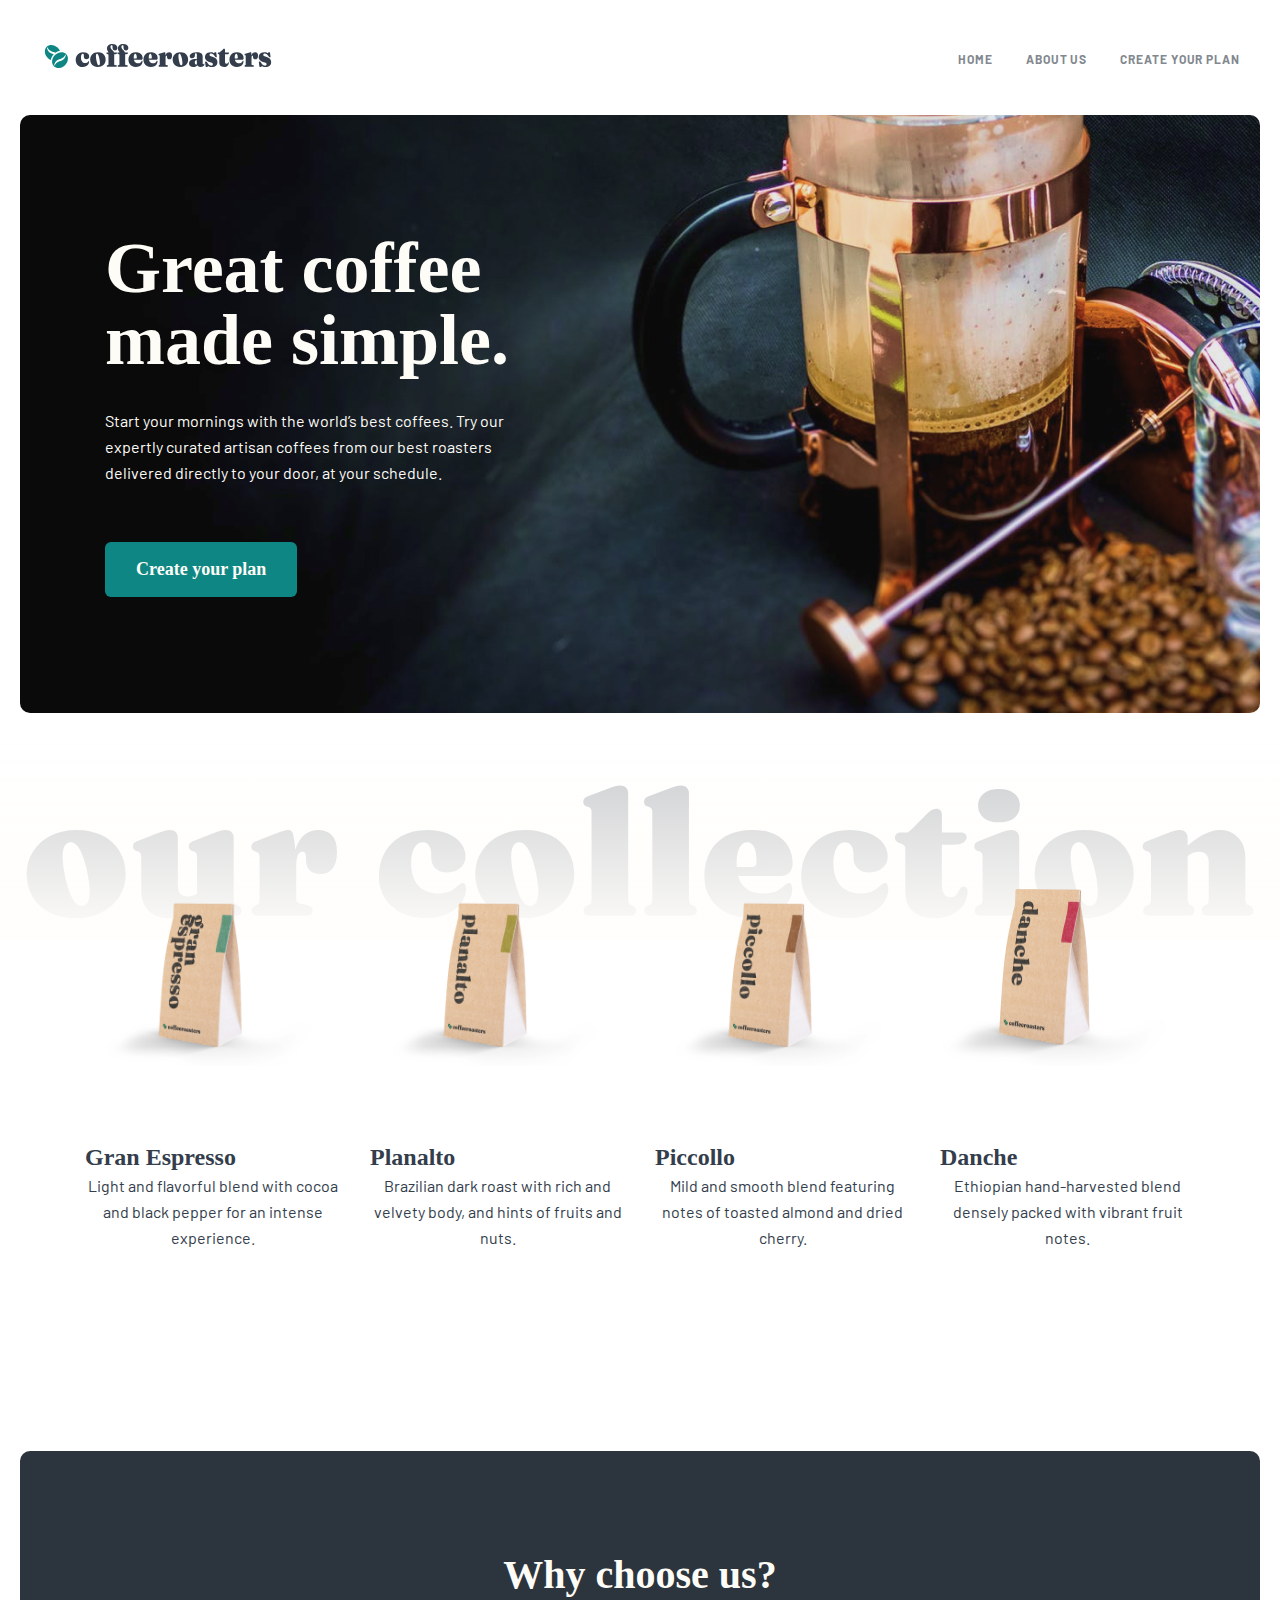
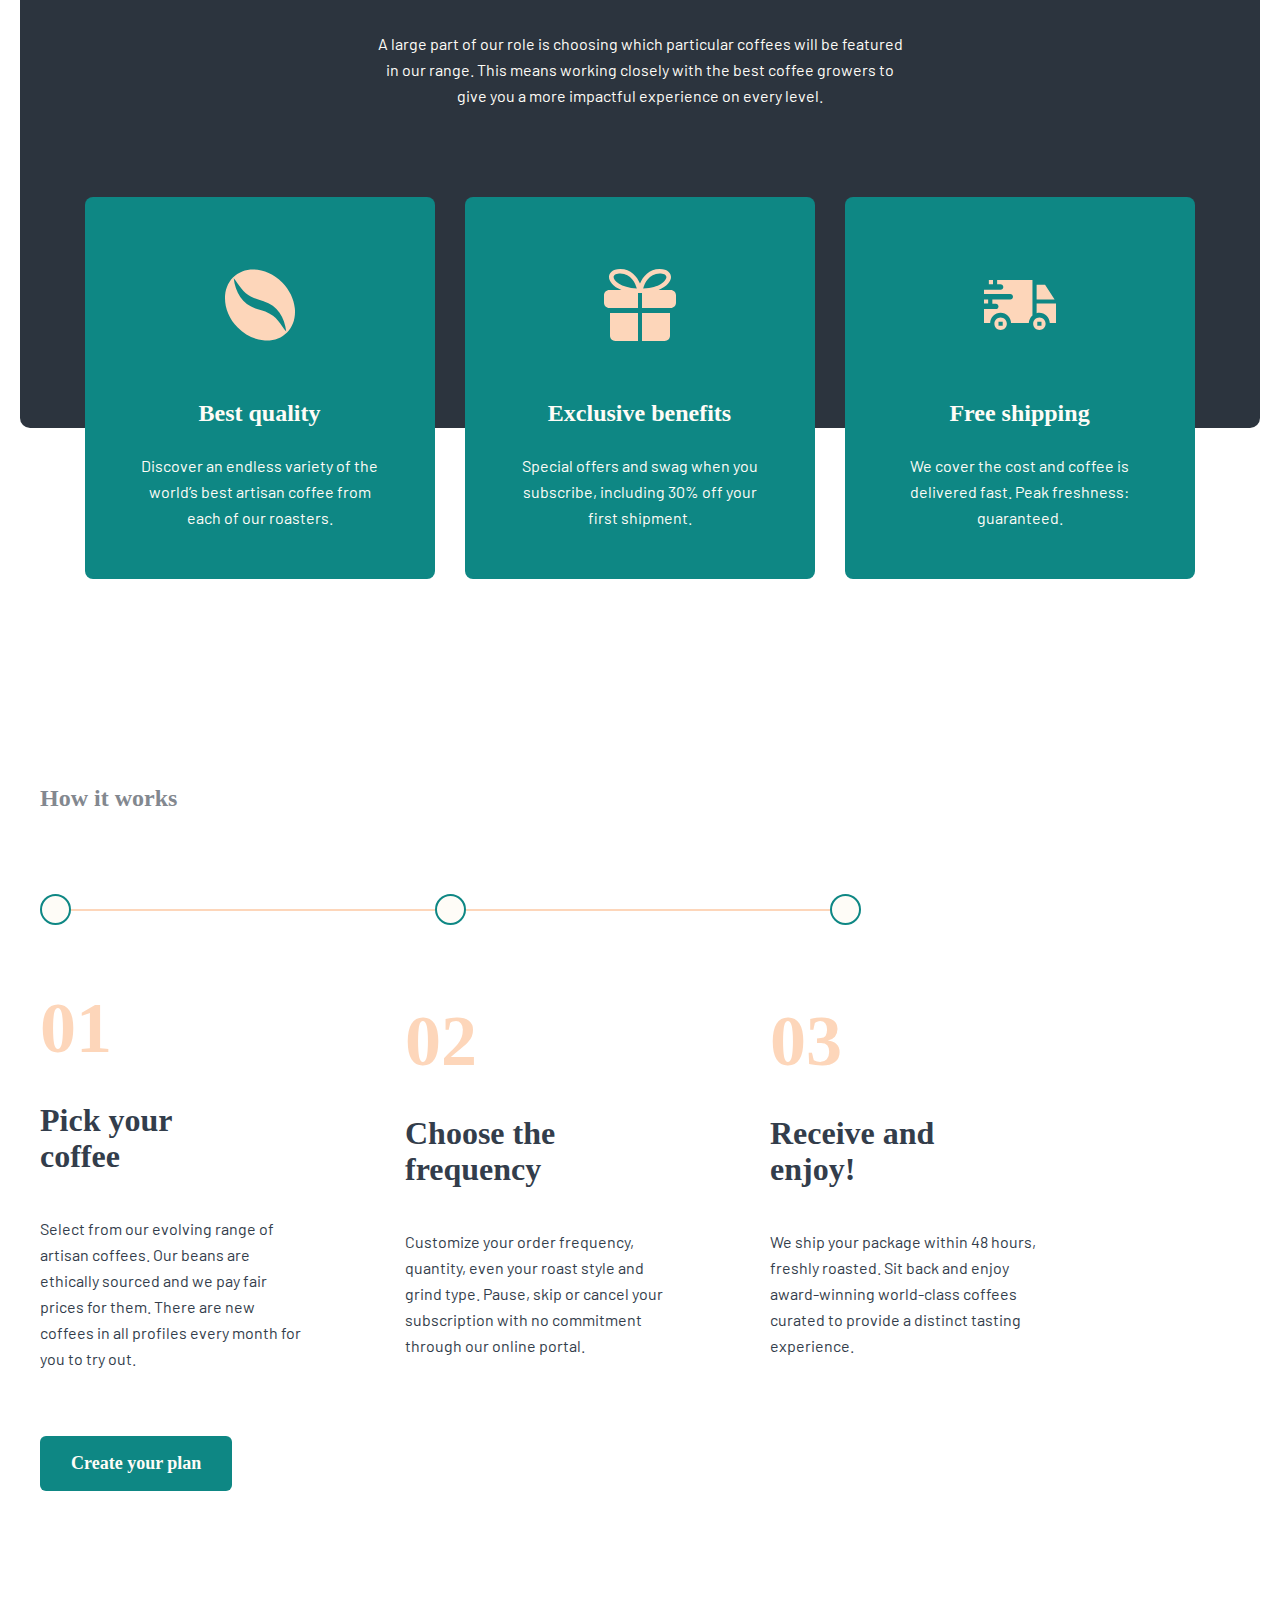
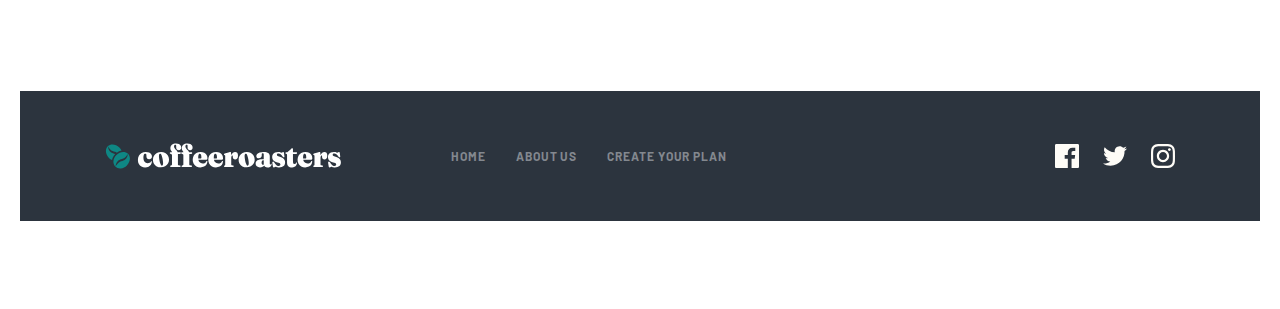
<file: index.html>
<!DOCTYPE html>
<html lang="en">

<head>
    <meta charset="UTF-8">
    <meta name="viewport" content="width=device-width, initial-scale=1.0">
    <title>Coffee-Soaters</title>
    <link rel="stylesheet" href="./css/mein.css">
    <link rel="icon" href="./assets/icons/site-icon.svg">
</head>

<body>

    <!-- header start -->
    <header class="header">
        <div class="container header-box">
            <a href="./index.html"><img src="./assets/svg/header-logo.svg" alt="header-logo" width="236" height="26"
                    class="header-logo"></a>
            <ul class="header-list">
                <li>
                    <a href="./index.html" class="header-link">home</a>
                </li>
                <li>
                    <a href="#" class="header-link">about us</a>
                </li>
                <li>
                    <a href="#" class="header-link">Create your plan</a>
                </li>
            </ul>
            <button class="header-menu-btn"><img src="./assets/icons/menu-btn.svg" alt="menu-btn" width="15"
                    height="15"></button>
        </div>
    </header>
    <!-- header end -->

    <main>

        <!-- hero start -->
        <section class="hero">
            <div class="container hero-box">
                <div class="box-hero"></div>
                <h1>Great coffee made simple.</h1>
                <p>Start your mornings with the world’s best coffees. Try our expertly curated artisan coffees from our
                    best roasters delivered directly to your door, at your schedule.</p>
                <a href="#">Create your plan</a>
            </div>
        </section>
        <!-- hero end -->

        <!-- list-1 start -->
        <section class="list-1">
            <div class="container list-1-box">
                <ul>
                    <li class="list-1-item">
                        <img src="./assets/img/expresso-list-1.png" alt="expresso-list-1" width="235" height="177">
                        <div>
                            <h5>Gran Espresso</h5>
                            <p>
                                Light and flavorful blend with cocoa and black pepper for an intense experience.
                            </p>
                        </div>
                    </li>
                    <li class="list-1-item">
                        <img src="./assets/img/Planalto-list-1.png" alt="Planalto-list-1" width="235" height="177">
                        <div>
                            <h5>Planalto</h5>
                            <p>
                                Brazilian dark roast with rich and velvety body, and hints of fruits and nuts.
                            </p>
                        </div>
                    </li>
                    <li class="list-1-item">
                        <img src="./assets/img/Piccollo-list-1.png" alt="Piccollo-list-1" width="235" height="177">
                        <div>
                            <h5>Piccollo</h5>
                            <p>
                                Mild and smooth blend featuring notes of toasted almond and dried cherry.
                            </p>
                        </div>
                    </li>
                    <li class="list-1-item">
                        <img src="./assets/img/Danche-list-1.png" alt="Danche-list-1" width="235" height="177">
                        <div>
                            <h5>Danche</h5>
                            <p>
                                Ethiopian hand-harvested blend densely packed with vibrant fruit notes.
                            </p>
                        </div>
                    </li>
                </ul>
            </div>
        </section>
        <!-- list-1 end -->

        <!-- list-2 start -->
        <section class="list-2">
            <div class="container list-2-box">
                <h2>Why choose us?</h2>
                <p class="list-2-text">
                    A large part of our role is choosing which particular coffees will be featured
                    in our range. This means working closely with the best coffee growers to give
                    you a more impactful experience on every level.
                </p>
                <ul>
                    <li class="list-2-item">
                        <img src="./assets/icons/coffee-bean-list-2.svg" alt="coffee-bean-list-2" class="list-2-icon"
                            width="72" height="72">
                        <h6>Best quality</h6>
                        <p>Discover an endless variety of the world’s best artisan coffee from each of our roasters.</p>
                    </li>
                    <li class="list-2-item">
                        <img src="./assets/icons/Combined-Shape-list-2.svg" alt="Combined-Shape-list-2"
                            class="list-2-icon" width="72" height="72">
                        <h6>Exclusive benefits</h6>
                        <p>Special offers and swag when you subscribe, including 30% off your first shipment.</p>
                    </li>
                    <li class="list-2-item list-2-itemm">
                        <img src="./assets/icons/Combined-Car-list-2.svg" alt="Combined-Car-list-2" class="list-2-iconn"
                            width="72" height="50">
                        <h6>Free shipping</h6>
                        <p>We cover the cost and coffee is delivered fast. Peak freshness: guaranteed.</p>
                    </li>
                </ul>
            </div>
        </section>
        <!-- list-2 end -->

        <!-- list-3 start -->
        <section class="list-3">
            <div class="container list-3-box">
                <h4>How it works</h4>
                <div class="line-box-list-3">
                    <img src="./assets/svg/list-3-oval.svg" alt="list-3-oval" width="31" height="31">
                    <img src="./assets/svg/list-3-line.svg" alt="list-3-line" width="364" height="4">
                    <img src="./assets/svg/list-3-oval.svg" alt="list-3-oval" width="31" height="31">
                    <img src="./assets/svg/list-3-line.svg" alt="list-3-line" width="364" height="4">
                    <img src="./assets/svg/list-3-oval.svg" alt="list-3-oval" width="31" height="31">
                </div>
                <ul>
                    <li class="list-3-item">
                        <h2>01</h2>
                        <h3>Pick your coffee</h3>
                        <p>Select from our evolving range of artisan coffees. Our beans are ethically sourced and we pay
                            fair prices for them. There are new coffees in all profiles every month for you to try out.
                        </p>
                    </li>
                    <li class="list-3-item">
                        <h2>02</h2>
                        <h3>Choose the frequency</h3>
                        <p>Customize your order frequency, quantity, even your roast style and grind type. Pause, skip
                            or cancel your subscription with no commitment through our online portal.</p>
                    </li>
                    <li class="list-3-item">
                        <h2>03</h2>
                        <h3>Receive and enjoy!</h3>
                        <p>We ship your package within 48 hours, freshly roasted. Sit back and enjoy award-winning
                            world-class coffees curated to provide a distinct tasting experience.</p>
                    </li>
                </ul>
                <a href="#">Create your plan</a>
            </div>
        </section>
        <!-- list-3 end -->

    </main>

    <!-- footer start -->
    <footer class="footer">
        <div class="container footer-box">
            <div class="footer-links">
                <img src="./assets/svg/FOOTER-LOGO.svg" alt="FOOTER-LOGO" width="236" height="36">
                <ul class="footer-list">
                    <li class="footer-item">
                        <a href="./index.html" class="header-link">home</a>
                    </li>
                    <li class="footer-item">
                        <a href="#" class="header-link">about us</a>
                    </li>
                    <li class="footer-item">
                        <a href="#">Create your plan</a>
                    </li>
                </ul>
            </div>
            <img src="./assets/svg/footer-links.svg" alt="footer-link" class="footer-F-T-I" width="120" height="24">
        </div>
    </footer>
    <!-- footer end -->

</body>

</html>
</file>
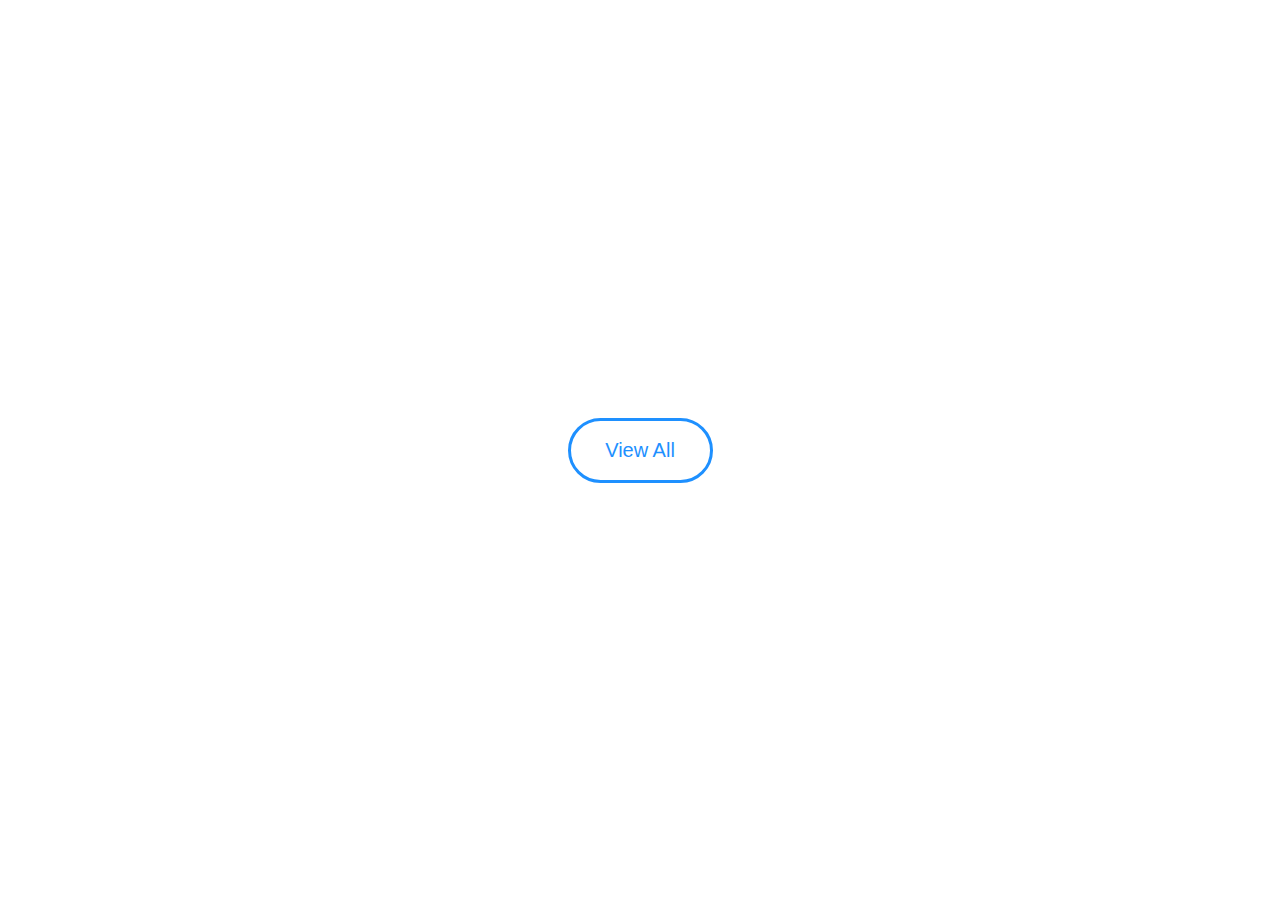
<file: view.html>
<!DOCTYPE html>
<html lang="en">
<head>
    <meta charset="UTF-8">
    <meta name="viewport" content="width=device-width, initial-scale=1.0">
    <link rel="stylesheet" href="./css/style.css">
    <link rel="icon" href="./page-1/assets/icons/site-icon.svg">
    <title>Coffee-Roasters</title>
</head>
<body>
    <div>
        <a href="./page-1/index.html">
            <button class="view-all-link">View All</button>
        </a>
    </div>
</body>
</html>
</file>
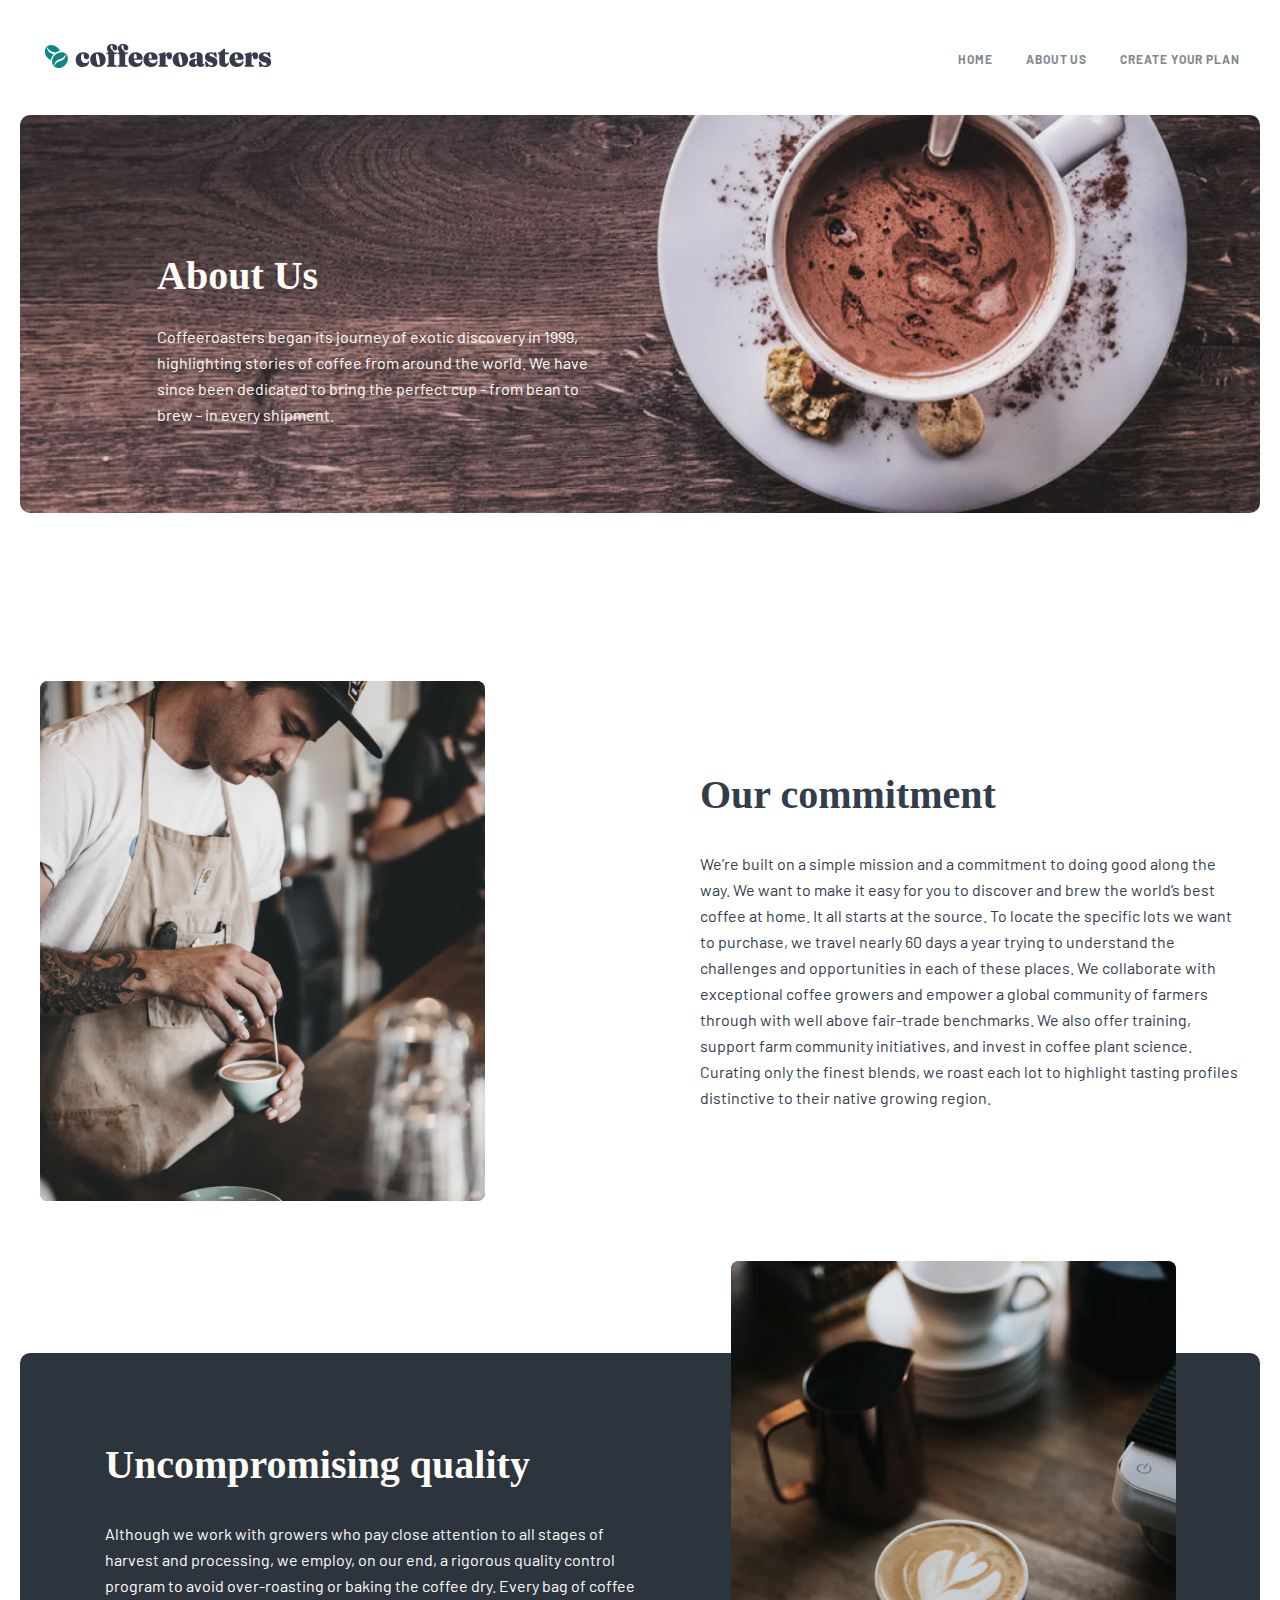
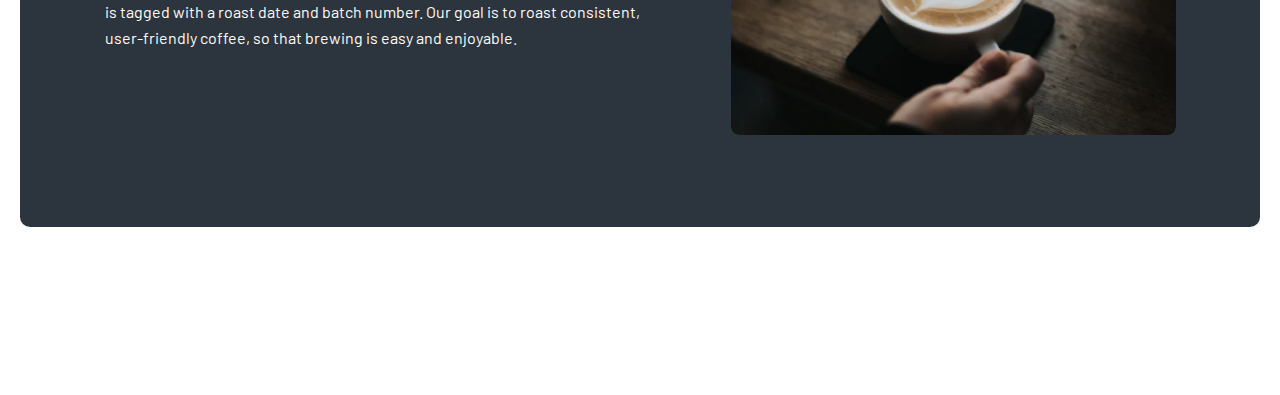
<file: page-2/abaut-us.html>
<!DOCTYPE html>
<html lang="en">

<head>
    <meta charset="UTF-8">
    <meta name="viewport" content="width=device-width, initial-scale=1.0">
    <link rel="stylesheet" href="./scss/main.css">
    <link rel="icon" href="./assets/icons/site-icon.svg">
    <title>about us</title>
</head>

<body>
    <!-- header start -->
    <header class="header">
        <div class="container header-box">
            <a href="../page-1/index.html"><img src="./assets/svg/header-logo.svg" alt="header-logo" width="236"
                    height="26" class="header-logo"></a>
            <ul class="header-list">
                <li>
                    <a href="../page-1/index.html" class="header-link">home</a>
                </li>
                <li>
                    <a href="#" class="header-link">about us</a>
                </li>
                <li>
                    <a href="#" class="header-link">Create your plan</a>
                </li>
            </ul>
            <button class="header-menu-btn"><img src="../page-1/assets/icons/menu-btn.svg" alt="menu-btn" width="15"
                    height="15"></button>

            <div class="header-menu">
                <ul class="header-menu-list">
                    <li>
                        <a href="./index.html" class="header-link">home</a>
                    </li>
                    <li>
                        <a href="#" class="header-link">about us</a>
                    </li>
                    <li>
                        <a href="#" class="header-link">Create your plan</a>
                    </li>
                </ul>
            </div>
        </div>
    </header>
    <!-- header end -->

    <main>

        <!-- hero start -->
        <section class="hero">
            <div class="container hero-box">
                <h1>About Us</h1>
                <p>Coffeeroasters began its journey of exotic discovery in 1999, highlighting stories of coffee from around the world. We have since been dedicated to bring the perfect cup - from bean to brew - in every shipment.</p>
            </div>
        </section>
        <!-- hero end -->

        <!-- our com start -->
        <section class="our-com">
            <div class="container our-com-box">
                <img class="our-com-img" src="./assets/img/our-comminet.png" alt="our-comminet" width="445" height="520">
                <img src="./assets/img/our-comminet-mob.png" alt="our-comminet-mob" width="281" height="470" class="our-com-mob-img">
                <div class="our-com-text">
                    <h2>Our commitment</h2>
                    <p>
                        We’re built on a simple mission and a commitment to doing good along the way. We want to make it easy for you to discover and brew the world’s best coffee at home. It all starts at the source. To locate the specific lots we want to purchase, we travel nearly 60 days a year trying to understand the challenges and opportunities in each of these places. We collaborate with exceptional coffee growers and empower a global community of farmers through with well above fair-trade benchmarks. We also offer training, support farm community initiatives, and invest in coffee plant science. Curating only the finest blends, we roast each lot to highlight tasting profiles distinctive to their native growing region.
                    </p>
                </div>
            </div>
        </section>       
        <!-- our com end -->

        <!-- Uncom start -->
        <section class="uncom">
            <div class="container uncom-box">
                <div class="uncom-text">
                    <h2>Uncompromising quality</h2>
                    <p>Although we work with growers who pay close attention to all stages of harvest and processing, we employ, on our end, a rigorous quality control program to avoid over-roasting or baking the coffee dry. Every bag of coffee is tagged with a roast date and batch number. Our goal is to roast consistent, user-friendly coffee, so that brewing is easy and enjoyable.</p>
                </div>
                <img src="./assets/img/uncom-img.png" alt="uncom" width="445" height="474">
            </div>
        </section>
    </main>
</body>

</html>
</file>
<file: css/mein.css>
@import url("https://fonts.googleapis.com/css2?family=Barlow:wght@400;700&family=Fraunces:opsz,wght@9..144,900&display=swap");
*::before,
*::after,
* {
  margin: 0;
  padding: 0;
  box-sizing: border-box;
}

body {
  font-family: "Barlow", sans-serif;
}

ul {
  list-style: none;
}

a {
  display: inline-block;
  text-decoration: none;
}

img {
  display: inline-block;
}

span {
  display: inline-block;
}

button {
  cursor: pointer;
  border: none;
}

.container {
  width: 1240px;
  padding: 0 20px;
  margin: 0 auto;
}

.header {
  padding: 43px 0;
  max-width: 100%;
}
.header-box {
  display: flex;
  align-items: center;
  justify-content: space-between;
  max-width: 100%;
}
.header-list {
  display: flex;
  align-items: center;
  gap: 0 33px;
}
.header-link {
  color: #83888F;
  font-size: 12px;
  font-style: normal;
  font-weight: 700;
  line-height: 15px;
  letter-spacing: 0.923px;
  text-transform: uppercase;
}
.header-link:active {
  color: #333D4B;
}
.header-menu-btn {
  display: none;
}

@media only screen and (max-width: 600px) {
  .header-list {
    gap: 0 20px;
  }
}
@media only screen and (max-width: 550px) {
  .header-logo {
    width: 163px;
    height: 18px;
  }
  .header-list {
    display: none;
  }
  .header-menu-btn {
    display: inline-block;
  }
}
.hero-box {
  background-image: url(../assets/img/hero-img.jpg);
  background-repeat: no-repeat;
  border-radius: 10px;
  padding: 117px 0 116px 85px;
  max-width: 100%;
}
.hero h1 {
  width: 493px;
  color: #FEFCF7;
  font-family: "Fraunces 9pt";
  font-size: 72px;
  font-style: normal;
  font-weight: 900;
  line-height: 72px;
  margin-bottom: 32px;
}
.hero p {
  width: 435px;
  color: #FEFCF7;
  font-size: 16px;
  font-style: normal;
  font-weight: 400;
  line-height: 26px;
  margin-bottom: 56px;
}
.hero a {
  padding: 15px 31px;
  color: #FEFCF7;
  font-family: "Fraunces 9pt";
  font-size: 18px;
  font-style: normal;
  font-weight: 900;
  line-height: 25px;
  border-radius: 6px;
  background: #0E8784;
}
.hero a:hover {
  border-radius: 6px;
  background: #66D2CF;
  transition: all 1s ease;
}
.hero a:active {
  background: #E2DEDB;
  transition: all 1s ease;
}
.hero .box-hero {
  display: none;
  width: 100%;
  height: 500px;
  background: rgba(0, 0, 0, 0.6);
}

@media only screen and (max-width: 689px) {
  .hero-box {
    padding: 104px 0 104px 58px;
  }
  .hero p {
    font-size: 15px;
  }
}
@media only screen and (max-width: 550px) {
  .hero-box {
    display: flex;
    flex-direction: column;
    align-items: center;
    justify-content: center;
    background-image: url(../assets/img/hero-bg-mob.jpg);
    background-size: cover;
  }
  .hero h1 {
    width: 100%;
    font-size: 40px;
    line-height: 40px;
    text-align: center;
    margin: 0 auto;
  }
  .hero p {
    width: 100%;
    text-align: center;
  }
}
.list-1 {
  padding-top: 136px;
  margin-bottom: 200px;
  background-image: url("../../assets/svg/our-collection.svg");
  background-size: contain;
  background-repeat: no-repeat;
}
.list-1-box {
  max-width: 100%;
  position: relative;
  display: flex;
  flex-direction: column;
  align-items: center;
  justify-content: start;
}
.list-1 h2 {
  color: #83888F;
  font-family: "Fraunces 9pt";
  font-size: 150px;
  font-style: normal;
  font-weight: 900;
  line-height: 72px;
  position: absolute;
  z-index: -9;
}
.list-1 ul {
  display: flex;
  flex-wrap: wrap;
  align-items: center;
  justify-content: start;
  gap: 0 30px;
  margin-top: 40px;
}
.list-1-item img {
  margin-bottom: 72px;
}
.list-1-item h5 {
  color: #333D4B;
  font-family: "Fraunces 9pt";
  font-size: 24px;
  font-style: normal;
  font-weight: 900;
  line-height: 32px;
}
.list-1-item p {
  width: 255px;
  color: #333D4B;
  text-align: center;
  font-size: 16px;
  font-style: normal;
  font-weight: 400;
  line-height: 26px;
}

@media only screen and (max-width: 868px) {
  .list-1 h2 {
    font-size: 100px;
  }
  .list-1 ul {
    margin: 0 auto;
  }
}
@media only screen and (max-width: 689px) {
  .list-1 {
    padding-top: 144px;
  }
  .list-1 ul {
    display: flex;
    flex-direction: column;
    align-items: center;
    justify-content: center;
  }
  .list-1-item {
    flex-direction: column;
  }
}
@media only screen and (max-width: 578px) {
  .list-1 h2 {
    font-size: 50px;
  }
}
@media only screen and (max-width: 375px) {
  .list-1 h5 {
    text-align: center;
  }
  .list-1 p {
    text-align: center;
  }
}
.list-2 {
  margin-bottom: 354px;
}
.list-2-box {
  max-width: 100%;
  width: 1240px;
  height: 577px;
  border-radius: 10px;
  background: #2C343E;
  position: relative;
  display: flex;
  flex-direction: column;
  align-items: center;
  justify-content: center;
}
.list-2 h2 {
  color: #FEFCF7;
  text-align: center;
  font-family: "Fraunces 9pt";
  font-size: 40px;
  font-style: normal;
  font-weight: 900;
  line-height: 48px;
  position: absolute;
  top: 100px;
}
.list-2-text {
  width: 540px;
  color: #FEFCF7;
  text-align: center;
  font-size: 16px;
  font-style: normal;
  font-weight: 400;
  line-height: 26px;
  position: absolute;
  top: 180px;
}
.list-2 ul {
  display: flex;
  flex-wrap: wrap;
  align-items: center;
  justify-content: center;
  gap: 0 30px;
  position: absolute;
  top: 346px;
}
.list-2-item {
  border-radius: 8px;
  background: #0E8784;
  padding: 72px 48px 48px 47px;
  display: flex;
  flex-direction: column;
  align-items: center;
  justify-content: center;
}
.list-2-icon {
  margin-bottom: 56px;
}
.list-2-item h6 {
  color: #FEFCF7;
  text-align: center;
  font-family: "Fraunces 9pt";
  font-size: 24px;
  font-style: normal;
  font-weight: 900;
  line-height: 32px;
  margin-bottom: 24px;
}
.list-2-item p {
  width: 255px;
  color: #FEFCF7;
  text-align: center;
  font-size: 16px;
  font-style: normal;
  font-weight: 400;
  line-height: 26px;
}
.list-2-itemm {
  padding: 83px 48px 48px 47px;
}
.list-2-iconn {
  margin-bottom: 67px;
}

@media only screen and (max-width: 1115px) {
  .list-2 {
    margin-bottom: 600px;
  }
  .list-2-box ul {
    gap: 30px;
  }
}
@media only screen and (max-width: 730px) {
  .list-2 {
    margin-bottom: 1000px;
  }
}
@media only screen and (max-width: 600px) {
  .list-2-box h2 {
    width: 100%;
  }
  .list-2-box .list-2-text {
    width: 340px;
  }
}
@media only screen and (max-width: 400px) {
  .list-2-text {
    width: 240px;
  }
}
.list-3 {
  display: flex;
  flex-direction: column;
  justify-content: center;
  margin-bottom: 200px;
}
.list-3-box {
  max-width: 100%;
}
.list-3 h4 {
  color: #83888F;
  font-family: "Fraunces 9pt";
  font-size: 24px;
  font-style: normal;
  font-weight: 900;
  line-height: 32px;
  margin-bottom: 80px;
}
.list-3 .line-box-list-3 {
  display: flex;
  align-items: center;
  margin-bottom: 67px;
}
.list-3 ul {
  display: flex;
  flex-wrap: wrap;
  align-items: center;
  gap: 0 95px;
  margin-bottom: 64px;
}
.list-3-item h2 {
  color: #FDD6BA;
  font-family: "Fraunces 9pt";
  font-size: 72px;
  font-style: normal;
  font-weight: 900;
  line-height: 72px;
  margin-bottom: 38px;
}
.list-3-item h3 {
  width: 205px;
  color: #333D4B;
  font-family: "Fraunces 9pt";
  font-size: 32px;
  font-style: normal;
  font-weight: 900;
  line-height: 36px;
  margin-bottom: 42px;
}
.list-3-item p {
  width: 270px;
  color: #333D4B;
  font-size: 16px;
  font-style: normal;
  font-weight: 400;
  line-height: 26px;
}
.list-3 a {
  padding: 15px 31px;
  color: #FEFCF7;
  font-family: "Fraunces 9pt";
  font-size: 18px;
  font-style: normal;
  font-weight: 900;
  line-height: 25px;
  border-radius: 6px;
  background: #0E8784;
}
.list-3 a:hover {
  border-radius: 6px;
  background: #66D2CF;
  transition: all 1s ease;
}
.list-3 a:active {
  background: #E2DEDB;
  transition: all 1s ease;
}

@media only screen and (max-width: 700px) {
  .list-3 {
    margin: 0 auto;
  }
  .list-3-box {
    margin: 0 auto;
    display: flex;
    flex-direction: column;
    align-items: center;
    justify-content: center;
  }
  .list-3 .line-box-list-3 {
    display: none;
  }
  .list-3 ul {
    justify-content: center;
  }
  .list-3-item {
    display: flex;
    flex-direction: column;
    align-items: center;
    justify-content: center;
  }
}
.footer {
  text-align: center;
}
.footer-box {
  max-width: 100%;
  padding: 47px 85px;
  background: #2C343E;
  display: flex;
  flex-wrap: wrap;
  align-items: center;
  justify-content: space-between;
  margin-bottom: 88px;
}
.footer-list {
  display: flex;
  flex-wrap: wrap;
  align-items: center;
  gap: 30px;
}
.footer-item {
  display: flex;
  flex-wrap: wrap;
  align-items: center;
  justify-content: center;
}
.footer-item a {
  color: #83888F;
  font-size: 12px;
  font-style: normal;
  font-weight: 700;
  line-height: 15px;
  letter-spacing: 0.923px;
  text-transform: uppercase;
}
.footer-links {
  width: 622px;
  display: flex;
  flex-wrap: wrap;
  align-items: center;
  justify-content: space-between;
}

@media only screen and (max-width: 550px) {
  .footer {
    display: flex;
    flex-wrap: wrap;
    align-items: center;
    justify-content: center;
  }
  .footer-links {
    justify-content: center;
  }
  .footer-list {
    align-items: center;
    justify-content: center;
    text-align: center;
    margin-bottom: 30px;
  }
  .footer-item {
    display: flex;
    flex-wrap: wrap;
    align-items: center;
    justify-content: center;
  }
  .footer-link {
    margin: 0 auto;
  }
}
@media only screen and (max-width: 375px) {
  .footer-box {
    background: #2C343E;
    text-align: center;
  }
  .footer-links {
    flex-direction: column;
  }
  .footer-links img {
    width: 218px;
    height: 24px;
    margin-bottom: 10px;
  }
  .footer-list {
    flex-direction: column;
  }
  .footer-F-T-I {
    margin: 0 auto;
  }
}/*# sourceMappingURL=mein.css.map */
</file>
<file: css/style.css>
* {
    margin: 0;
    padding: 0;
    box-sizing: border-box;
}

body {
    height: 100vh;
    display: flex;
    align-items: center;
    justify-content: center;
}

.view-all-link {
    max-width: 100%;
    width: 145px;
    height: 65px;
    background: none;
    border: 3px solid dodgerblue;
    color: dodgerblue;
    border-radius: 300px;
    text-decoration: none;
    font-size: 20px;
}
</file>
<file: page-2/scss/main.css>
@import url("https://fonts.googleapis.com/css2?family=Barlow:wght@400;700&family=Fraunces:opsz,wght@9..144,900&display=swap");
*::before,
*::after,
* {
  margin: 0;
  padding: 0;
  box-sizing: border-box;
}

body {
  font-family: "Barlow", sans-serif;
}

ul {
  list-style: none;
}

a {
  display: inline-block;
  text-decoration: none;
}

span {
  display: inline-block;
}

button {
  cursor: pointer;
}

img {
  display: inline-block;
}

.container {
  width: 1240px;
  padding: 0 20px;
  margin: 0 auto;
}

.header {
  padding: 43px 0;
  max-width: 100%;
}
.header-box {
  display: flex;
  align-items: center;
  justify-content: space-between;
  max-width: 100%;
}
.header-list {
  display: flex;
  align-items: center;
  gap: 0 33px;
}
.header-link {
  color: #83888F;
  font-size: 12px;
  font-style: normal;
  font-weight: 700;
  line-height: 15px;
  letter-spacing: 0.923px;
  text-transform: uppercase;
}
.header-link:active {
  color: #333D4B;
}
.header-menu-btn {
  display: none;
}
.header-menu {
  display: none;
  text-align: center;
}

@media only screen and (max-width: 600px) {
  .header-list {
    gap: 0 20px;
  }
}
@media only screen and (max-width: 550px) {
  .header-logo {
    width: 163px;
    height: 18px;
  }
  .header-list {
    display: none;
  }
  .header-menu-btn {
    display: inline-block;
  }
}
.hero-box {
  max-width: 100%;
  background-image: url("../assets/img/hero-img-ab-us.png");
  background-size: cover;
  background-repeat: no-repeat;
  padding: 137px 0 85px 137px;
  border-radius: 10px;
  background-color: #A2A2A2;
  margin-bottom: 168px;
}
.hero h1 {
  color: #FEFCF7;
  font-family: "Fraunces 9pt";
  font-size: 40px;
  font-style: normal;
  font-weight: 900;
  line-height: 48px;
  margin-bottom: 24px;
}
.hero p {
  width: 445px;
  color: #FEFCF7;
  font-size: 16px;
  font-style: normal;
  font-weight: 400;
  line-height: 26px;
}

@media only screen and (max-width: 689px) {
  .hero-box {
    padding: 104px 0 104px 58px;
  }
  .hero p {
    font-size: 15px;
  }
}
@media only screen and (max-width: 550px) {
  .hero-box {
    padding: 100px 24px;
    display: flex;
    flex-direction: column;
    align-items: center;
    justify-content: center;
    background-image: url(../assets/img/hero-mob-bg.png);
    background-size: cover;
  }
  .hero h1 {
    width: 100%;
    font-size: 40px;
    line-height: 40px;
    text-align: center;
    margin: 0 auto;
  }
  .hero p {
    width: 100%;
    text-align: center;
  }
}
.our-com-box {
  max-width: 100%;
  display: flex;
  align-items: center;
  justify-content: space-between;
  margin-bottom: 152px;
}
.our-com img {
  border-radius: 8px;
  background-color: #0E8784;
}
.our-com-mob-img {
  display: none;
}
.our-com-text {
  width: 540px;
}
.our-com-text h2 {
  color: #333D4B;
  font-family: "Fraunces 9pt";
  font-size: 40px;
  font-style: normal;
  font-weight: 900;
  line-height: 48px;
  margin-bottom: 32px;
}
.our-com-text p {
  color: #333D4B;
  font-size: 16px;
  font-style: normal;
  font-weight: 400;
  line-height: 26px;
}

@media only screen and (max-width: 880px) {
  .our-com-img {
    display: none;
  }
  .our-com-mob-img {
    display: inline-block;
    width: 327px;
    height: 470px;
  }
  .our-com-text {
    width: 340px;
  }
  .our-com-text h2 {
    font-size: 32px;
    margin-bottom: 30px;
  }
  .our-com-text p {
    font-size: 15px;
  }
}
@media only screen and (max-width: 680px) {
  .our-com-box {
    flex-direction: column;
  }
  .our-com-mob-img {
    max-width: 100%;
    height: 400px;
  }
  .our-com-text {
    text-align: center;
  }
  .our-com-text h1 {
    max-width: 100%;
  }
  .our-com-text p {
    max-width: 100%;
  }
}
.uncom-box {
  max-width: 100%;
  width: 1240px;
  height: 474px;
  border-radius: 10px;
  background: #2C343E;
  padding: 88px 0 122px 85px;
  position: relative;
  margin-bottom: 168px;
}
.uncom-text {
  display: flex;
  width: 540px;
  flex-direction: column;
  justify-content: center;
  align-items: flex-start;
  gap: 32px;
}
.uncom-text h2 {
  color: #FEFCF7;
  font-family: "Fraunces 9pt";
  font-size: 40px;
  font-style: normal;
  font-weight: 900;
  line-height: 48px;
}
.uncom-text p {
  color: #FEFCF7;
  font-size: 16px;
  font-style: normal;
  font-weight: 400;
  line-height: 26px;
}
.uncom img {
  position: absolute;
  right: 84px;
  bottom: 92px;
  border-radius: 8px;
  background-color: #0E8784;
}/*# sourceMappingURL=main.css.map */
</file>
